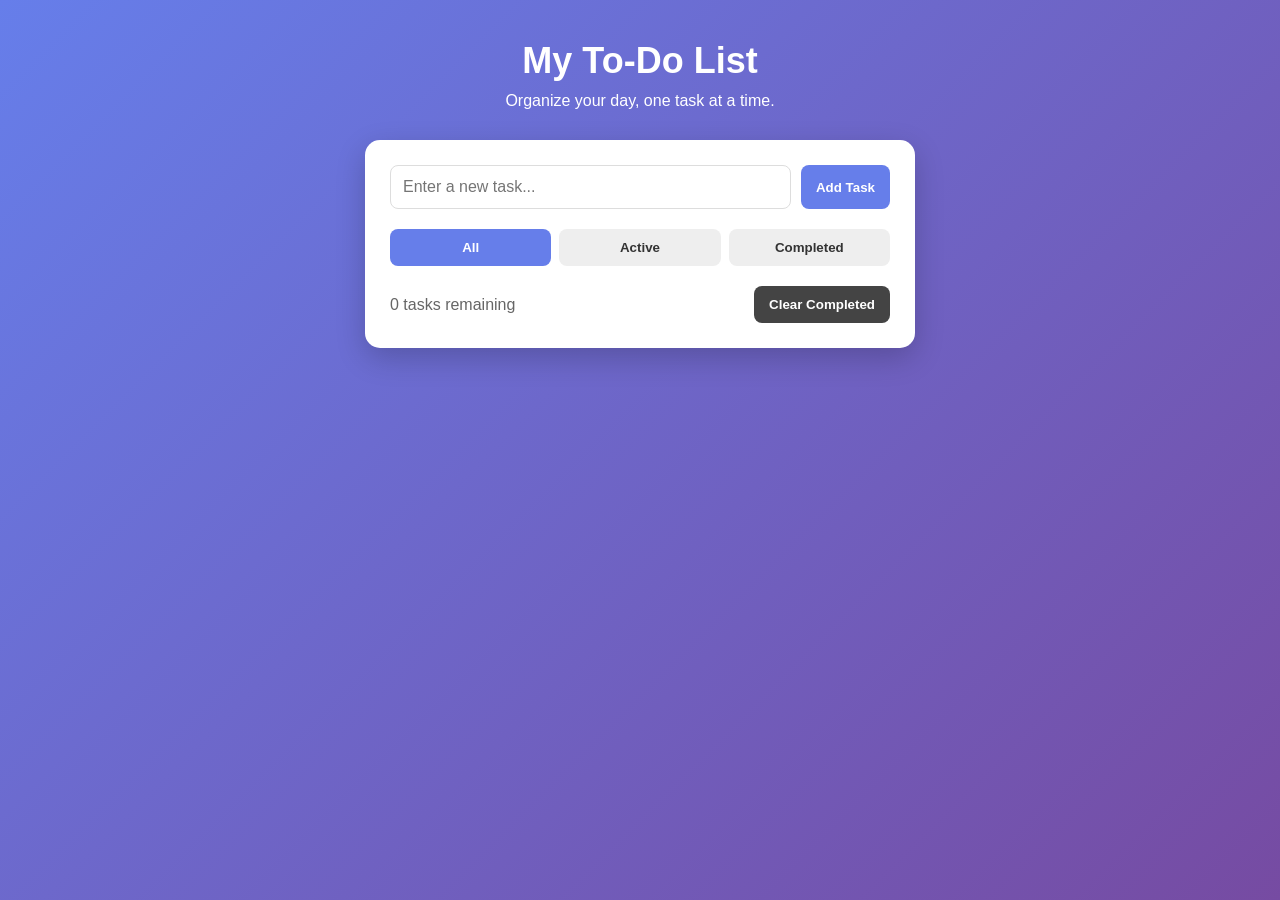
<file: index.html>
<!DOCTYPE html>
<html lang="en">
<head>
    <meta charset="UTF-8">
    <meta name="viewport" content="width=device-width, initial-scale=1.0">
    <title>My To-Do List</title>
    <link rel="stylesheet" href="styles.css">
</head>
<body>

    <header>
        <h1>My To-Do List</h1>
        <p>Organize your day, one task at a time.</p>
    </header>

    <main class="container">

        <form id="todo-form">
            <input
                type="text"
                id="todo-input"
                placeholder="Enter a new task..."
                required
            >
            <button type="submit">Add Task</button>
        </form>

        <div class="filters">
            <button data-filter="all" class="active">All</button>
            <button data-filter="active">Active</button>
            <button data-filter="completed">Completed</button>
        </div>

        <ul id="todo-list"></ul>

        <div class="task-footer">
            <p id="task-count">0 tasks remaining</p>
            <button id="clear-completed">Clear Completed</button>
        </div>

    </main>

    <script src="app.js"></script>
</body>
</html>
</file>
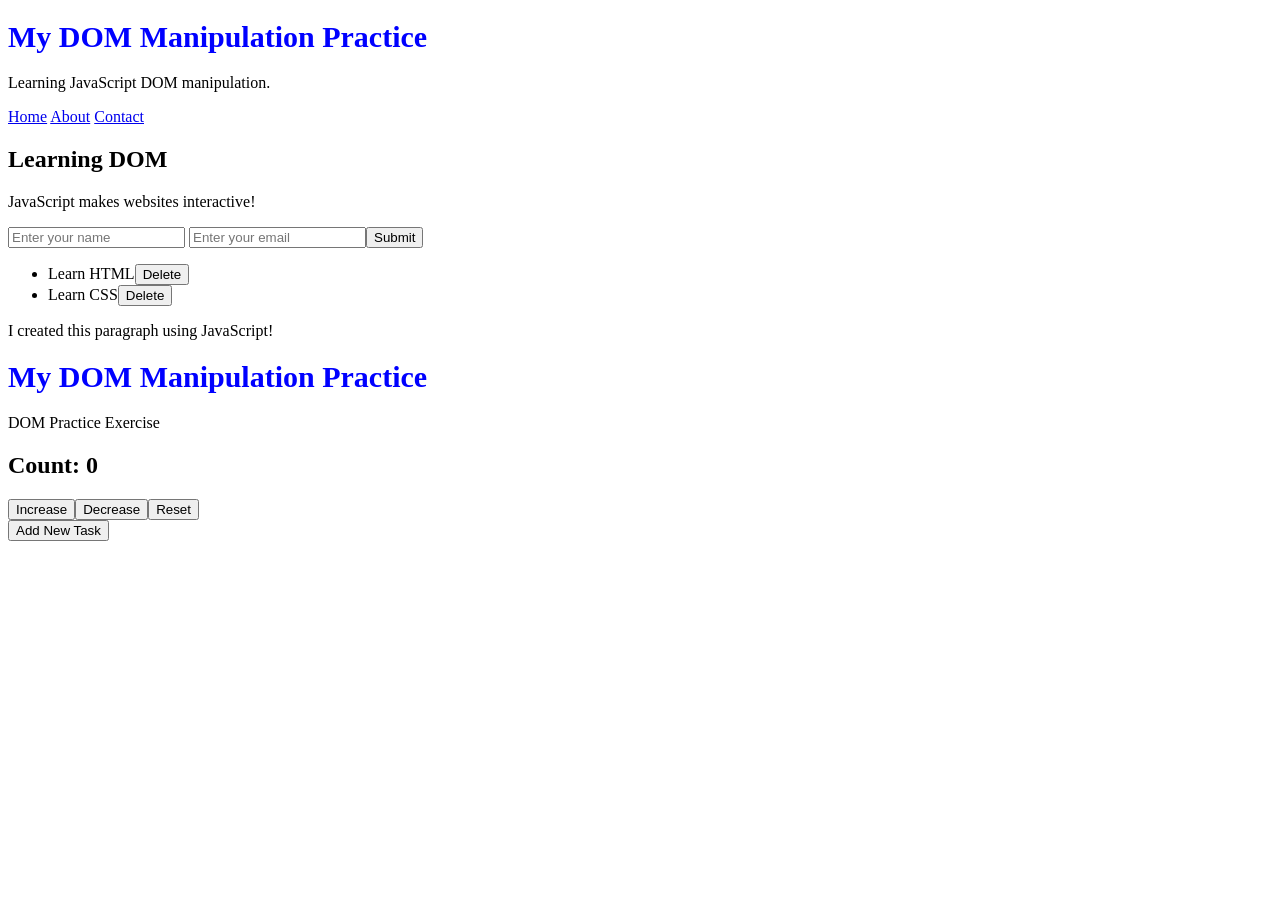
<file: dom-practice.html>
<!DOCTYPE html>
<html lang="en">
<head>
    <meta charset="UTF-8">
    <meta name="viewport" content="width=device-width, initial-scale=1.0">
    <title>DOM Practice</title>
</head>
<body>

    <header>
        <h1 id="main-title">Welcome to DOM Practice</h1>
        <p class="description">Learning JavaScript DOM manipulation.</p>
    </header>

    <nav>
        <a href="#home">Home</a>
        <a href="#about">About</a>
    </nav>

    <main>
        <article>
            <h2>About DOM</h2>
            <p class="description">The DOM helps JavaScript interact with HTML.</p>
        </article>

        <form id="sample-form">
            <input type="text" id="username" placeholder="Enter your name">
            <button type="submit">Submit</button>
        </form>

        <ul id="task-list">
            <li>Learn HTML</li>
            <li>Learn CSS</li>
            <li>Learn JavaScript</li>
        </ul>
    </main>

    <footer>
        <p>DOM Practice Exercise</p>
    </footer>

    <script src="dom.js"></script>
</body>
</html>
</file>
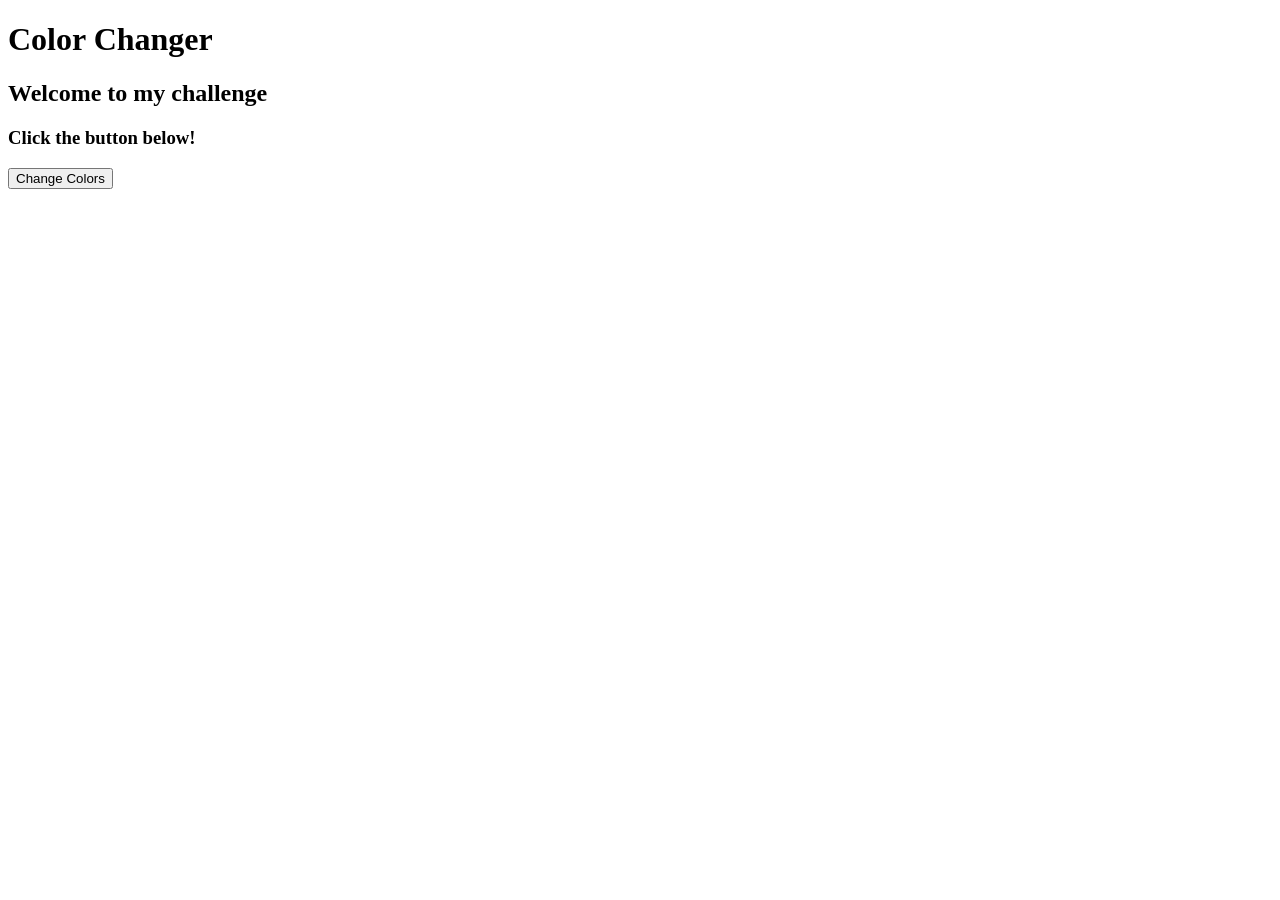
<file: daily-challenges/day-1-color-changer.html>
<!DOCTYPE html>
<html lang="en">
<head>
    <meta charset="UTF-8">
    <meta name="viewport" content="width=device-width, initial-scale=1.0">
    <title>Color Changer</title>
</head>
<body>

    <h1>Color Changer</h1>
    <h2>Welcome to my challenge</h2>
    <h3>Click the button below!</h3>

    <button id="change-color">Change Colors</button>

    <script>
        const button = document.getElementById("change-color");

        button.addEventListener("click", function() {
            const headings = document.querySelectorAll("h1, h2, h3");

            const randomColor = "#" + Math.floor(
                Math.random() * 16777215
            ).toString(16).padStart(6, "0");

            headings.forEach(function(heading) {
                heading.style.color = randomColor;
            });
        });
    </script>

</body>
</html>
</file>
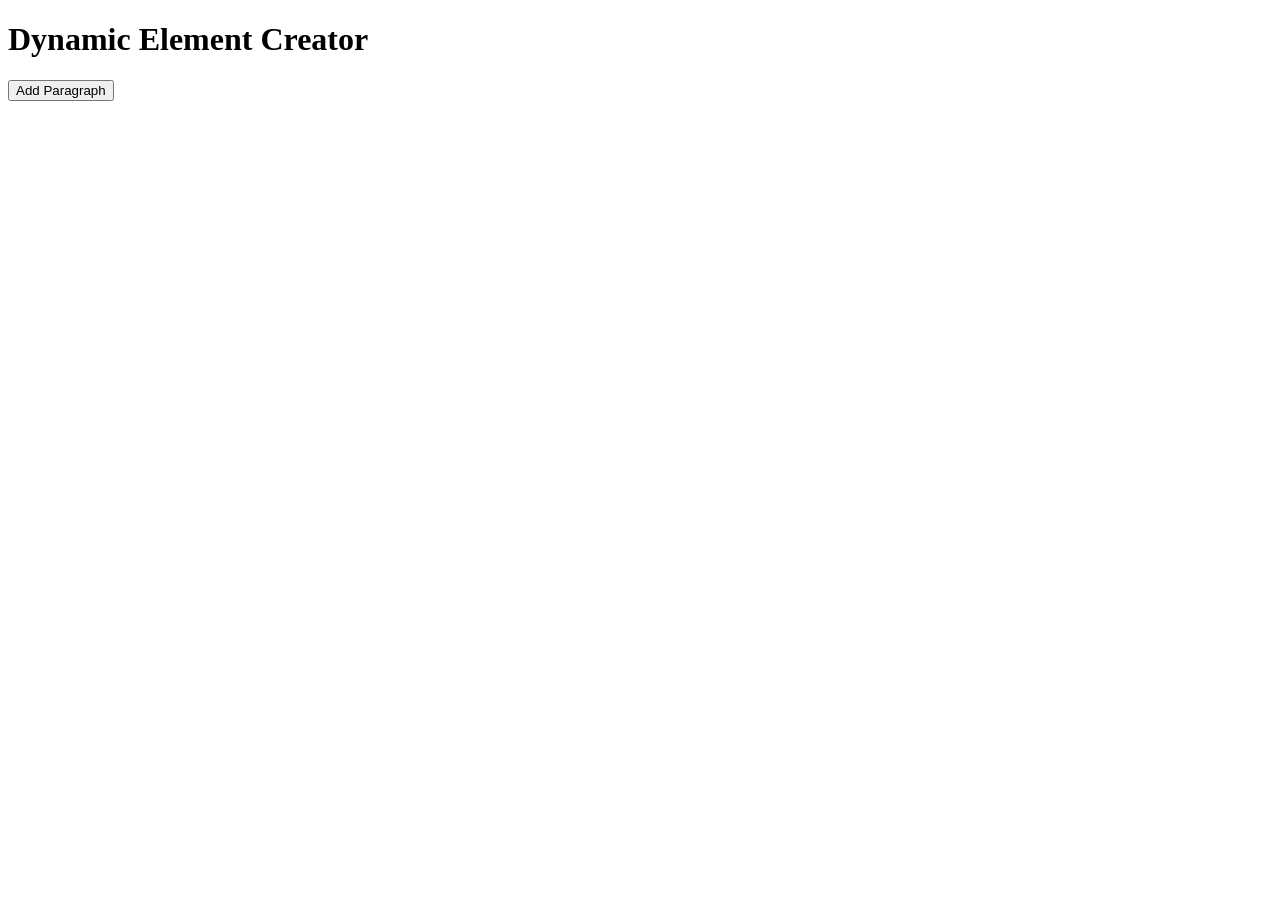
<file: daily-challenges/day-2-element-creator.html>
<!DOCTYPE html>
<html lang="en">
<head>
    <meta charset="UTF-8">
    <meta name="viewport" content="width=device-width, initial-scale=1.0">
    <title>Dynamic Element Creator</title>
</head>
<body>

    <h1>Dynamic Element Creator</h1>

    <button id="add-paragraph">Add Paragraph</button>

    <div id="content"></div>

    <script>
        const addButton = document.getElementById("add-paragraph");
        const content = document.getElementById("content");

        let count = 0;

        addButton.addEventListener("click", function() {
            count++;

            const paragraph = document.createElement("p");
            paragraph.textContent = "This is paragraph number " + count;

            const deleteButton = document.createElement("button");
            deleteButton.textContent = "Delete";

            deleteButton.addEventListener("click", function() {
                paragraph.remove();
            });

            paragraph.appendChild(deleteButton);
            content.appendChild(paragraph);
        });
    </script>

</body>
</html>
</file>
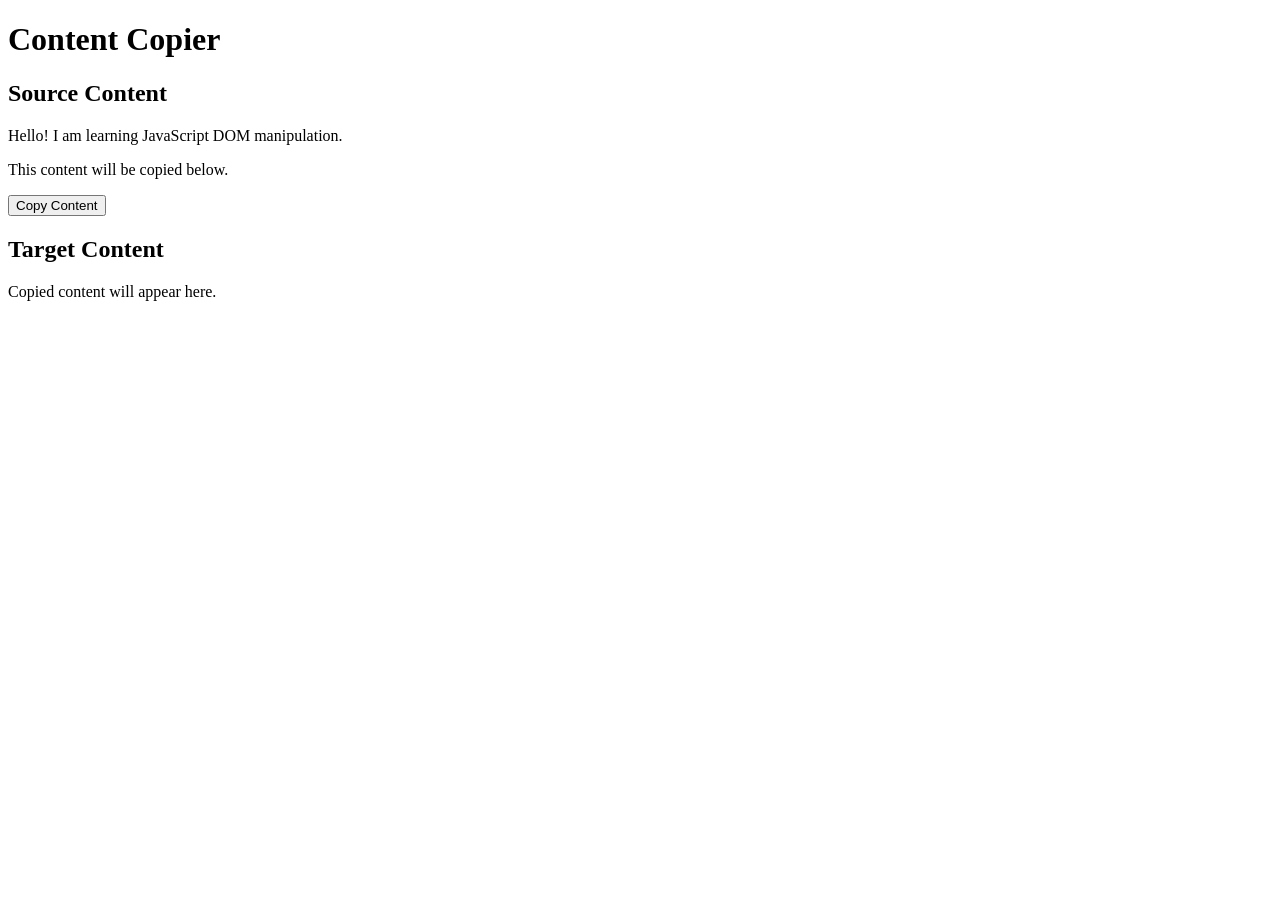
<file: daily-challenges/day-4-content-copier.html>
<!DOCTYPE html>
<html lang="en">
<head>
    <meta charset="UTF-8">
    <meta name="viewport" content="width=device-width, initial-scale=1.0">
    <title>Content Copier</title>
</head>
<body>

    <h1>Content Copier</h1>

    <h2>Source Content</h2>
    <div id="source">
        <p>Hello! I am learning JavaScript DOM manipulation.</p>
        <p>This content will be copied below.</p>
    </div>

    <button id="copy-button">Copy Content</button>

    <h2>Target Content</h2>
    <div id="target">
        <p>Copied content will appear here.</p>
    </div>

    <script>
        const source = document.getElementById("source");
        const target = document.getElementById("target");
        const copyButton = document.getElementById("copy-button");

        copyButton.addEventListener("click", function() {
            target.textContent = source.textContent;
        });
    </script>

</body>
</html>
</file>
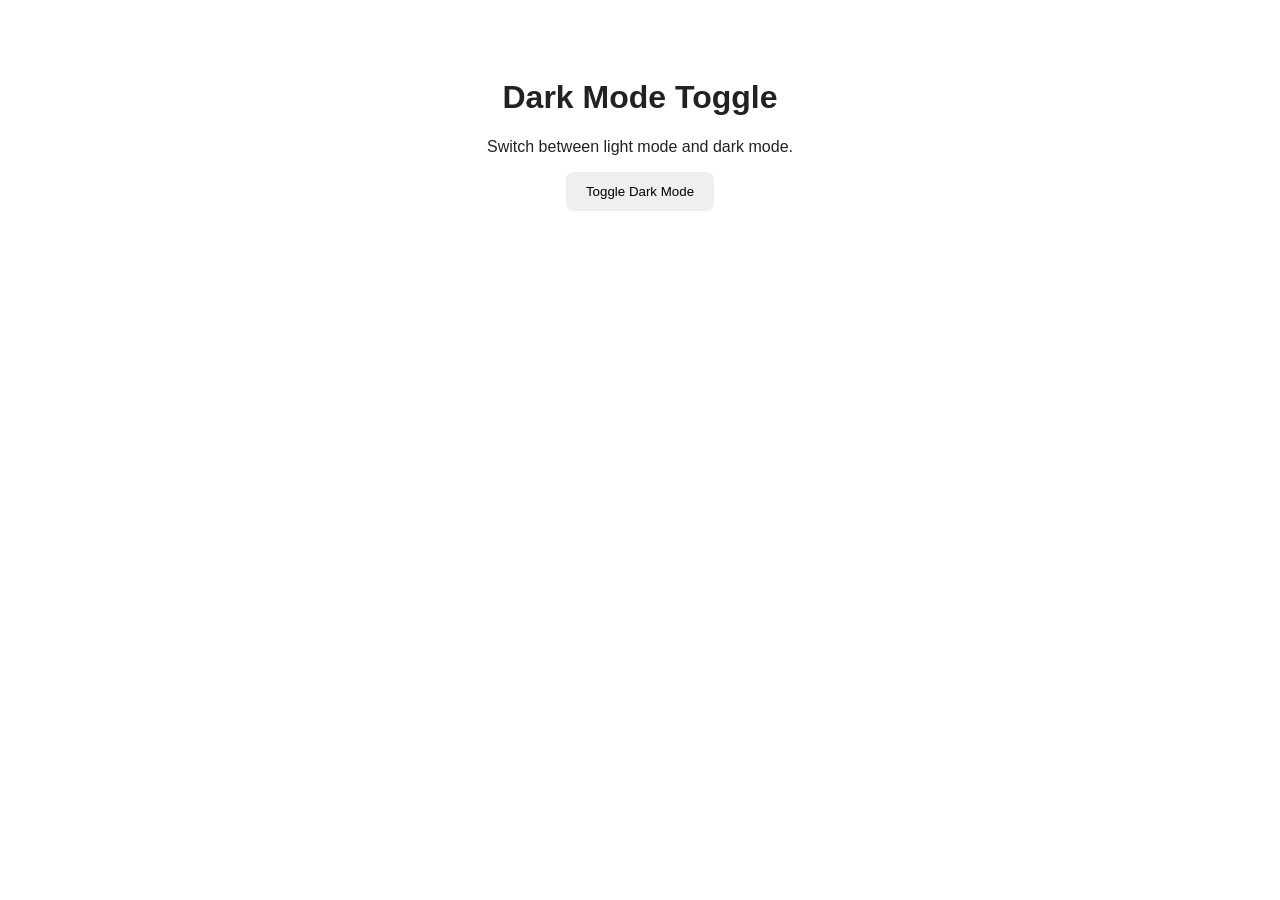
<file: daily-challenges/day-5-dark-mode.html>
<!DOCTYPE html>
<html lang="en">
<head>
    <meta charset="UTF-8">
    <meta name="viewport" content="width=device-width, initial-scale=1.0">
    <title>Dark Mode Toggle</title>

    <style>
        body {
            font-family: Arial, sans-serif;
            background: white;
            color: #222;
            text-align: center;
            padding: 50px;
            transition: 0.3s;
        }

        body.dark-mode {
            background: #222;
            color: white;
        }

        button {
            padding: 12px 20px;
            cursor: pointer;
            border: none;
            border-radius: 8px;
        }
    </style>
</head>
<body>

    <h1>Dark Mode Toggle</h1>
    <p>Switch between light mode and dark mode.</p>

    <button id="toggle-button">Toggle Dark Mode</button>

    <script>
        const button = document.getElementById("toggle-button");

        // Load saved preference
        if (localStorage.getItem("darkMode") === "enabled") {
            document.body.classList.add("dark-mode");
        }

        button.addEventListener("click", function() {
            document.body.classList.toggle("dark-mode");

            if (document.body.classList.contains("dark-mode")) {
                localStorage.setItem("darkMode", "enabled");
            } else {
                localStorage.setItem("darkMode", "disabled");
            }
        });
    </script>

</body>
</html>
</file>
<file: styles.css>
* {
    margin: 0;
    padding: 0;
    box-sizing: border-box;
}

body {
    font-family: Arial, sans-serif;
    background: linear-gradient(135deg, #667eea, #764ba2);
    min-height: 100vh;
    padding: 40px 15px;
    color: #333;
}

header {
    text-align: center;
    color: white;
    margin-bottom: 30px;
}

header h1 {
    font-size: 36px;
    margin-bottom: 10px;
}

.container {
    max-width: 550px;
    margin: auto;
    background: white;
    padding: 25px;
    border-radius: 15px;
    box-shadow: 0 10px 30px rgba(0, 0, 0, 0.2);
}

#todo-form {
    display: flex;
    gap: 10px;
    margin-bottom: 20px;
}

#todo-input {
    flex: 1;
    min-width: 0;
    padding: 12px;
    border: 1px solid #ddd;
    border-radius: 8px;
    font-size: 16px;
}

button {
    padding: 11px 15px;
    border: none;
    border-radius: 8px;
    background: #667eea;
    color: white;
    cursor: pointer;
    font-weight: bold;
}

button:hover {
    opacity: 0.85;
}

.filters {
    display: flex;
    gap: 8px;
    margin-bottom: 20px;
}

.filters button {
    flex: 1;
    background: #eee;
    color: #333;
}

.filters button.active {
    background: #667eea;
    color: white;
}

#todo-list {
    list-style: none;
}

.todo-item {
    display: flex;
    align-items: center;
    justify-content: space-between;
    gap: 10px;
    padding: 13px;
    margin-bottom: 10px;
    background: #f5f6fa;
    border-radius: 8px;
}

.todo-item.completed .task-text {
    text-decoration: line-through;
    color: #999;
}

.task-text {
    flex: 1;
    overflow-wrap: anywhere;
}

.delete-btn {
    background: #e74c3c;
}

.task-footer {
    display: flex;
    justify-content: space-between;
    align-items: center;
    gap: 10px;
    margin-top: 20px;
    flex-wrap: wrap;
}

#task-count {
    color: #666;
}

#clear-completed {
    background: #444;
}

@media (max-width: 450px) {
    header h1 {
        font-size: 28px;
    }

    .container {
        padding: 18px;
    }

    #todo-form {
        flex-direction: column;
    }
}
</file>
